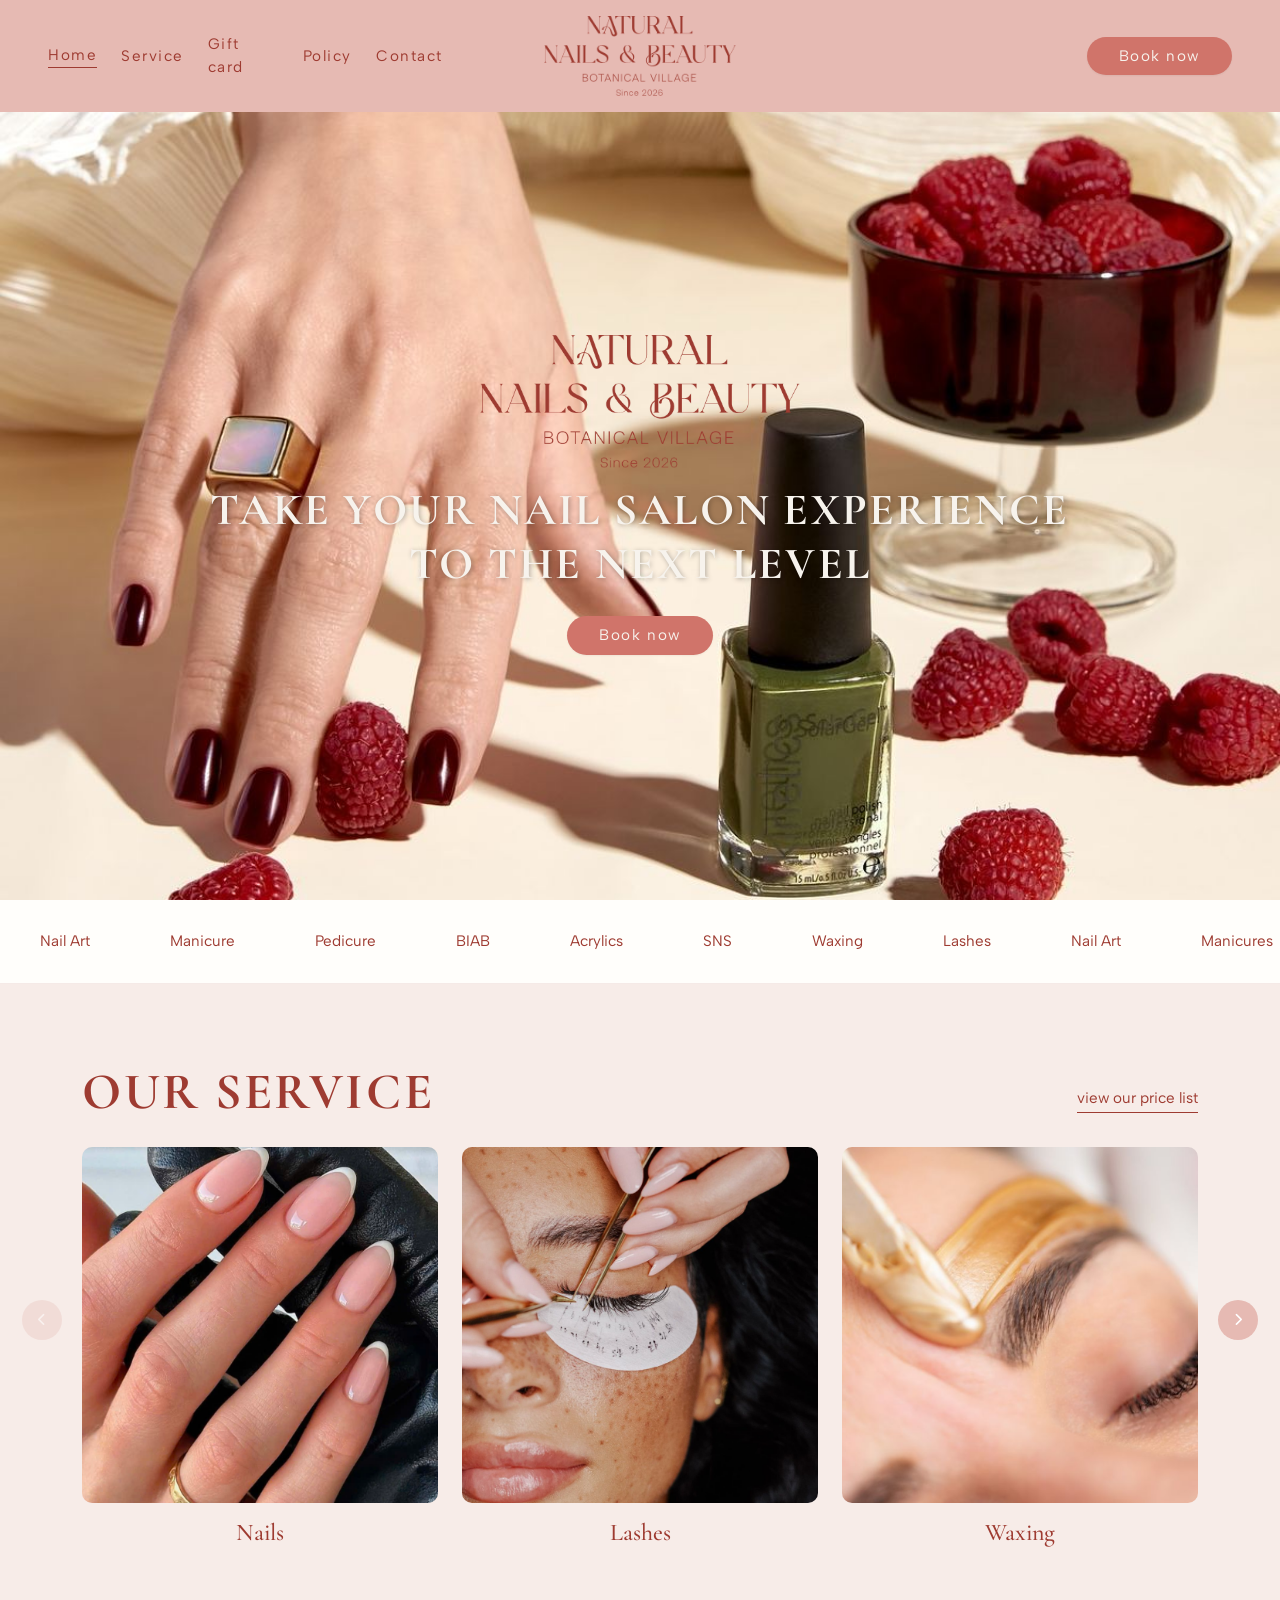
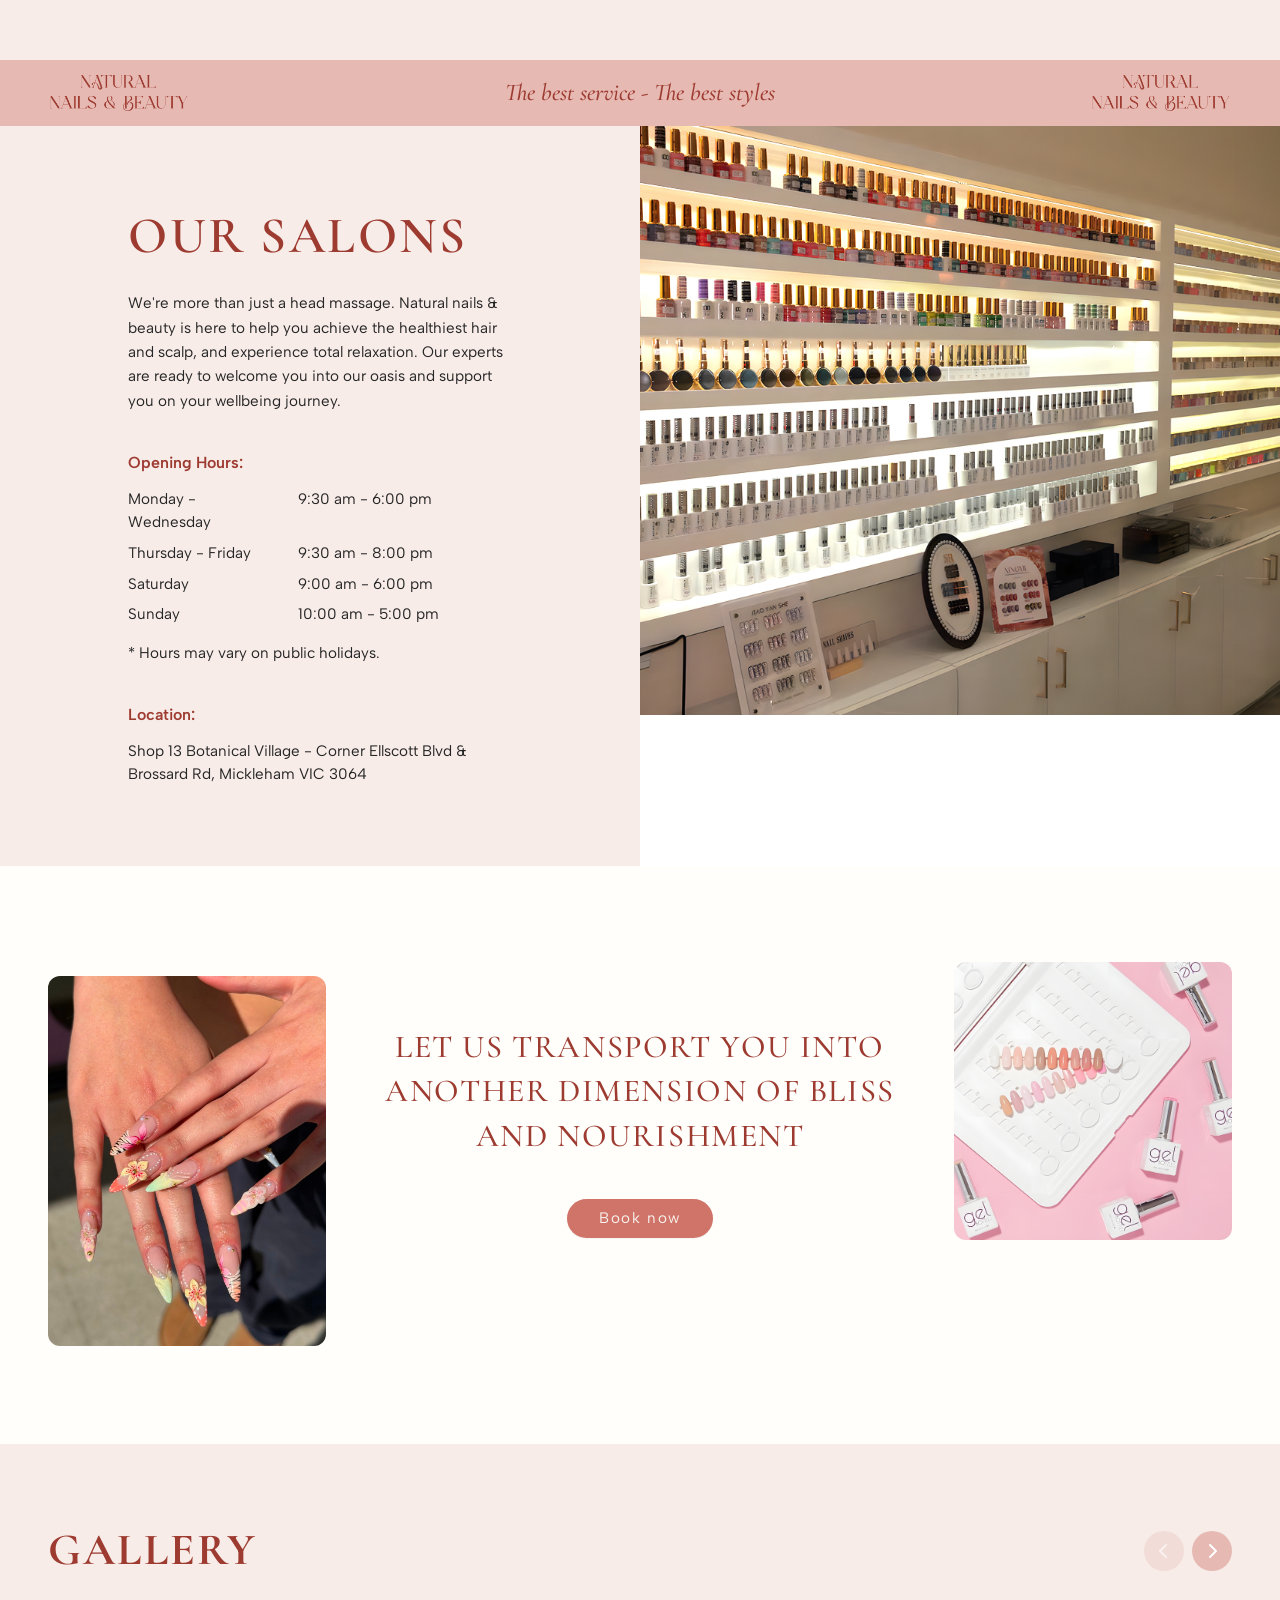
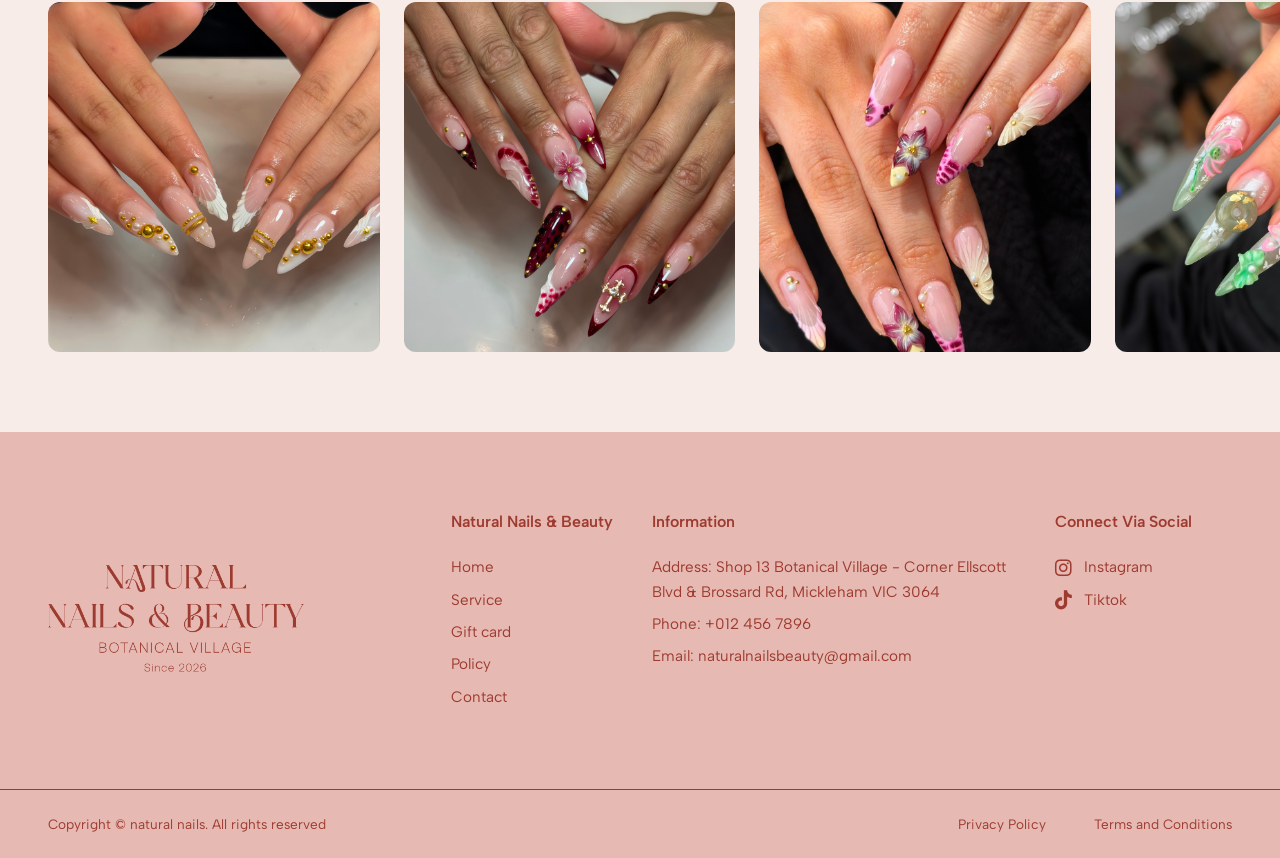
<file: index.html>
<!DOCTYPE html>
<html lang="en">

<head>
    <meta charset="utf-8">
    <meta name="viewport" content="width=device-width, initial-scale=1.0">
    <title>NATURAL NAILS & BEAUTY</title>

    <link rel="stylesheet" href="assets/bootstrap/css/bootstrap.css" />
    <link
        href="https://fonts.googleapis.com/css2?family=Albert+Sans:wght@300;400;600;700&family=Cormorant+Garamond:ital,wght@0,300;0,400;0,500;0,600;0,700;1,300&family=Plus+Jakarta+Sans:wght@300;400;600&display=swap"
        rel="stylesheet">
    <link rel="stylesheet" href="https://cdnjs.cloudflare.com/ajax/libs/font-awesome/6.4.0/css/all.min.css" />
    <link href="assets/css/style.css" rel="stylesheet">
</head>

<body>
    <header class="fixed-top w-100 header-custom d-flex justify-content-between align-items-center px-4 px-md-5">
        <nav class="d-flex align-items-center gap-3 gap-md-4 w-33 desktop-nav" id="mainNav">
            <a class="nav-link-custom nav-link-active" href="index.html">Home</a>
            <a class="nav-link-custom" href="services.html">Service</a>
            <a class="nav-link-custom" href="giftcard.html">Gift card</a>
            <a class="nav-link-custom" href="policy.html">Policy</a>
            <a class="nav-link-custom" href="contact.html">Contact</a>
        </nav>

        <div class="logo-wrapper d-flex justify-content-center w-33">
            <a href="index.html">
                <img src="assets/images/footer-logo.png" alt="Natural Nails & Beauty Logo" class="logo-img">
            </a>
        </div>

        <div class="w-33 d-flex justify-content-end desktop-nav">
            <button class="btn-custom">Book now</button>
        </div>

        <button class="hamburger-btn d-none" id="hamburgerBtn" aria-label="Toggle menu">
            <span></span>
            <span></span>
            <span></span>
        </button>
    </header>

    <section class="hero-section d-flex justify-content-center align-items-center text-center px-3">
        <img src="assets/images/background.png" alt="Nail Salon Experience" class="hero-bg-img">

        <div class="hero-content">
            <img src="assets/images/footer-logo.png" alt="Logo" class="hero-logo mb-3">

            <h1 class="hero-title text-uppercase mb-4">
                Take your nail salon experience<br>to the next level
            </h1>
            <button class="btn-custom">
                Book now
            </button>
        </div>
    </section>

    <section class="service-section">
        <div class="service-ticker">
            <div class="ticker-content" id="tickerContent">
                <div class="ticker-list" id="tickerList">
                    <span>Nail Art</span>
                    <span>Manicure</span>
                    <span>Pedicure</span>
                    <span>BIAB</span>
                    <span>Acrylics</span>
                    <span>SNS</span>
                    <span>Waxing</span>
                    <span>Lashes</span>
                    <span>Nail Art</span>
                    <span>Manicures</span>
                    <span>Pedicures</span>
                    <span>BIBA</span>
                    <span>Acrylics</span>
                    <span>SNS</span>
                    <span>Waxing</span>
                    <span>Lashes</span>
                </div>
            </div>
        </div>

        <div class="container py-5">
            <div class="d-flex justify-content-between align-items-end mb-4">
                <h2 class="service-title text-uppercase m-0">Our service</h2>
                <a href="#" class="price-list-link">
                    <span class="link-text">view our price list</span>
                    <i class="fa-solid fa-arrow-right link-arrow"></i>
                </a>
            </div>

            <div class="service-carousel-wrapper">
                <button id="prevBtn" class="nav-btn prev-btn">
                    <i class="fa-solid fa-chevron-left"></i>
                </button>

                <div class="service-track-outer">
                    <div id="serviceTrack" class="row service-track">
                        <div class="col-12 col-md-4 mb-4">
                            <div class="service-card text-center">
                                <img src="assets/images/service1.png" alt="Nails Service"
                                    class="img-fluid service-img mb-3">
                                <h3 class="service-name">Nails</h3>
                            </div>
                        </div>

                        <div class="col-12 col-md-4 mb-4">
                            <div class="service-card text-center">
                                <img src="assets/images/service2.png" alt="Lashes Service"
                                    class="img-fluid service-img mb-3">
                                <h3 class="service-name">Lashes</h3>
                            </div>
                        </div>

                        <div class="col-12 col-md-4 mb-4">
                            <div class="service-card text-center">
                                <img src="assets/images/service3.png" alt="Waxing Service"
                                    class="img-fluid service-img mb-3">
                                <h3 class="service-name">Waxing</h3>
                            </div>
                        </div>

                        <div class="col-12 col-md-4 mb-4">
                            <div class="service-card text-center">
                                <img src="assets/images/service1.png" alt="Nail Art Service"
                                    class="img-fluid service-img mb-3">
                                <h3 class="service-name">Nail Art</h3>
                            </div>
                        </div>

                        <div class="col-12 col-md-4 mb-4">
                            <div class="service-card text-center">
                                <img src="assets/images/service2.png" alt="Pedicures Service"
                                    class="img-fluid service-img mb-3">
                                <h3 class="service-name">Pedicures</h3>
                            </div>
                        </div>
                    </div>
                </div>

                <button id="nextBtn" class="nav-btn next-btn">
                    <i class="fa-solid fa-chevron-right"></i>
                </button>
            </div>
        </div>
    </section>

    <section class="about-us-section">
        <div class="salons-banner d-none d-md-flex justify-content-between align-items-center">
            <span class="banner-brand text-center">
                <img src="assets/images/logo.png" alt="Natural Nails & Beauty Logo" class="banner-logo-img">
            </span>
            <span class="banner-tagline">The best service - The best styles</span>
            <span class="banner-brand text-center">
                <img src="assets/images/logo.png" alt="Natural Nails & Beauty Logo" class="banner-logo-img">
            </span>
        </div>
        <div class="salons-banner d-flex d-md-none justify-content-center align-items-center">
            <span class="banner-tagline">The best service - The best styles</span>
        </div>

        <div class="row g-0">
            <div class="col-12 col-md-6 salons-content">
                <div class="salons-content-inner">
                    <h2 class="salons-title text-uppercase">Our Salons</h2>
                    <p class="salons-desc">
                        We're more than just a head massage. Natural nails & beauty is here to help you
                        achieve the healthiest hair and scalp, and experience total relaxation. Our experts are
                        ready to welcome you into our oasis and support you on your wellbeing journey.
                    </p>

                    <h4 class="salons-subtitle">Opening Hours:</h4>
                    <div class="hours-list">
                        <div class="row mb-2">
                            <div class="col-6 col-sm-5">Monday - Wednesday</div>
                            <div class="col-6 col-sm-7">9:30 am - 6:00 pm</div>
                        </div>
                        <div class="row mb-2">
                            <div class="col-6 col-sm-5">Thursday - Friday</div>
                            <div class="col-6 col-sm-7">9:30 am - 8:00 pm</div>
                        </div>
                        <div class="row mb-2">
                            <div class="col-6 col-sm-5">Saturday</div>
                            <div class="col-6 col-sm-7">9:00 am - 6:00 pm</div>
                        </div>
                        <div class="row mb-2">
                            <div class="col-6 col-sm-5">Sunday</div>
                            <div class="col-6 col-sm-7">10:00 am - 5:00 pm</div>
                        </div>
                    </div>
                    <p class="hours-note">* Hours may vary on public holidays.</p>

                    <h4 class="salons-subtitle">Location:</h4>
                    <p class="location-text">
                        Shop 13 Botanical Village - Corner Ellscott Blvd & Brossard Rd, Mickleham VIC 3064
                    </p>
                </div>
            </div>

            <div class="col-12 col-md-6 salons-image-wrapper">
                <img src="assets/images/salon.jpg" alt="Salon Interior" class="salons-image">
            </div>
        </div>
    </section>

    <section class="transport-section">
        <div class="container-fluid px-4 px-md-5">
            <div class="row align-items-center justify-content-center">
                <div class="col-12 col-md-3 text-center mb-4 mb-md-0">
                    <img src="assets/images/nails1.png" alt="Nail Art Design" class="transport-img img-left">
                </div>

                <div class="col-12 col-md-6 text-center mb-5 mb-md-0 transport-content">
                    <h2 class="transport-title text-uppercase">
                        Let us transport you into<br>another dimension of bliss<br>and nourishment
                    </h2>
                    <button class="btn-custom mt-3">Book now</button>
                </div>

                <div class="col-12 col-md-3 text-center">
                    <img src="assets/images/nails2.png" alt="Nail Polish Bottles" class="transport-img img-right">
                </div>
            </div>
        </div>
    </section>

    <section class="gallery-section">
        <div class="container-fluid px-4 px-md-5">
            <div class="d-flex justify-content-between align-items-center mb-4">
                <h2 class="gallery-title text-uppercase m-0">Gallery</h2>
                <div class="gallery-nav d-flex gap-2">
                    <button class="nav-btn-gallery prev-gallery" aria-label="Previous">
                        <i class="fa-solid fa-chevron-left"></i>
                    </button>
                    <button class="nav-btn-gallery next-gallery" aria-label="Next">
                        <i class="fa-solid fa-chevron-right"></i>
                    </button>
                </div>
            </div>

            <div class="gallery-carousel-wrapper">
                <div class="gallery-track d-flex gap-4">
                    <div class="gallery-item flex-shrink-0">
                        <img src="assets/images/gallery1.png" alt="Nail Gallery Image 1" class="gallery-img">
                    </div>
                    <div class="gallery-item flex-shrink-0">
                        <img src="assets/images/gallery2.png" alt="Nail Gallery Image 2" class="gallery-img">
                    </div>
                    <div class="gallery-item flex-shrink-0">
                        <img src="assets/images/gallery3.png" alt="Nail Gallery Image 3" class="gallery-img">
                    </div>
                    <div class="gallery-item flex-shrink-0">
                        <img src="assets/images/gallery4.png" alt="Nail Gallery Image 4" class="gallery-img">
                    </div>
                    <div class="gallery-item flex-shrink-0">
                        <img src="assets/images/gallery1.png" alt="Nail Gallery Image 1" class="gallery-img">
                    </div>
                </div>
            </div>
        </div>
    </section>

    <footer class="footer-section">
        <div class="container-fluid px-4 px-md-5">
            <div class="row footer-top">
                <div
                    class="col-12 col-lg-4 mb-5 mb-lg-0 footer-brand-col d-flex align-items-center justify-content-center justify-content-lg-start">
                    <a href="index.html" class="d-inline-block">
                        <img src="assets/images/footer-logo.png" alt="Natural Nails & Beauty Logo"
                            class="footer-logo-img">
                    </a>
                </div>

                <div class="col-6 col-md-4 col-lg-2 mb-4 mb-md-0">
                    <h4 class="footer-title">Natural Nails & Beauty</h4>
                    <ul class="footer-links list-unstyled">
                        <li><a href="index.html">Home</a></li>
                        <li><a href="services.html">Service</a></li>
                        <li><a href="giftcard.html">Gift card</a></li>
                        <li><a href="policy.html">Policy</a></li>
                        <li><a href="contact.html">Contact</a></li>
                    </ul>
                </div>

                <div class="col-6 col-md-5 col-lg-4 mb-4 mb-md-0">
                    <h4 class="footer-title">Information</h4>
                    <ul class="footer-info list-unstyled">
                        <li>Address: Shop 13 Botanical Village - Corner Ellscott Blvd & Brossard Rd, Mickleham VIC 3064
                        </li>
                        <li>Phone: +012 456 7896</li>
                        <li>Email: naturalnailsbeauty@gmail.com</li>
                    </ul>
                </div>

                <div class="col-12 col-md-3 col-lg-2">
                    <h4 class="footer-title">Connect Via Social</h4>
                    <ul class="footer-social list-unstyled">
                        <li><a href="#"><i class="fa-brands fa-instagram"></i> Instagram</a></li>
                        <li><a href="#"><i class="fa-brands fa-tiktok"></i> Tiktok</a></li>
                    </ul>
                </div>
            </div>
        </div>
        <div
            class="footer-bottom d-flex flex-column flex-md-row justify-content-between align-items-center text-center text-md-start px-4 px-md-5">
            <p class="mb-3 mb-md-0">Copyright © natural nails. All rights reserved</p>
            <div class="footer-bottom-links d-flex flex-column flex-md-row gap-3 gap-md-5">
                <a href="#">Privacy Policy</a>
                <a href="#">Terms and Conditions</a>
            </div>
        </div>
    </footer>

    <script src="assets/bootstrap/js/bootstrap.bundle.min.js"></script>
    <script src="assets/js/script.js"></script>
    <script>
        document.addEventListener("DOMContentLoaded", function () {
            const track = document.getElementById("serviceTrack");
            const prevBtn = document.getElementById("prevBtn");
            const nextBtn = document.getElementById("nextBtn");

            let currentIndex = 0;

            function getVisibleCount() {
                return window.innerWidth >= 768 ? 3 : 1;
            }

            function getTotalCards() {
                return track.querySelectorAll('.col-12').length;
            }

            function getMaxIndex() {
                return Math.max(0, getTotalCards() - getVisibleCount());
            }

            function slideTo(index) {
                const cards = track.querySelectorAll('.col-12');
                if (cards.length === 0) return;

                currentIndex = Math.max(0, Math.min(index, getMaxIndex()));

                const cardWidth = cards[0].offsetWidth;
                track.style.transform = `translateX(-${currentIndex * cardWidth}px)`;

                updateButtons();
            }

            function updateButtons() {
                prevBtn.disabled = currentIndex <= 0;
                nextBtn.disabled = currentIndex >= getMaxIndex();
            }

            nextBtn.addEventListener("click", () => slideTo(currentIndex + 1));
            prevBtn.addEventListener("click", () => slideTo(currentIndex - 1));

            slideTo(0);

            let currentWindowWidth = window.innerWidth;
            window.addEventListener("resize", function () {
                if (window.innerWidth === currentWindowWidth) return;
                currentWindowWidth = window.innerWidth;
                slideTo(currentIndex);
            });

            const ticker = document.querySelector('.service-ticker');
            let isDown = false;
            let startX;
            let scrollLeft;

            ticker.addEventListener('mousedown', (e) => {
                isDown = true;
                startX = e.pageX - ticker.offsetLeft;
                scrollLeft = ticker.scrollLeft;
            });

            ticker.addEventListener('mouseleave', () => {
                isDown = false;
            });

            ticker.addEventListener('mouseup', () => {
                isDown = false;
            });

            ticker.addEventListener('mousemove', (e) => {
                if (!isDown) return;
                e.preventDefault();
                const x = e.pageX - ticker.offsetLeft;
                const walk = (x - startX) * 1.5;
                ticker.scrollLeft = scrollLeft - walk;
            });
        });
    </script>
</body>

</html>
</file>
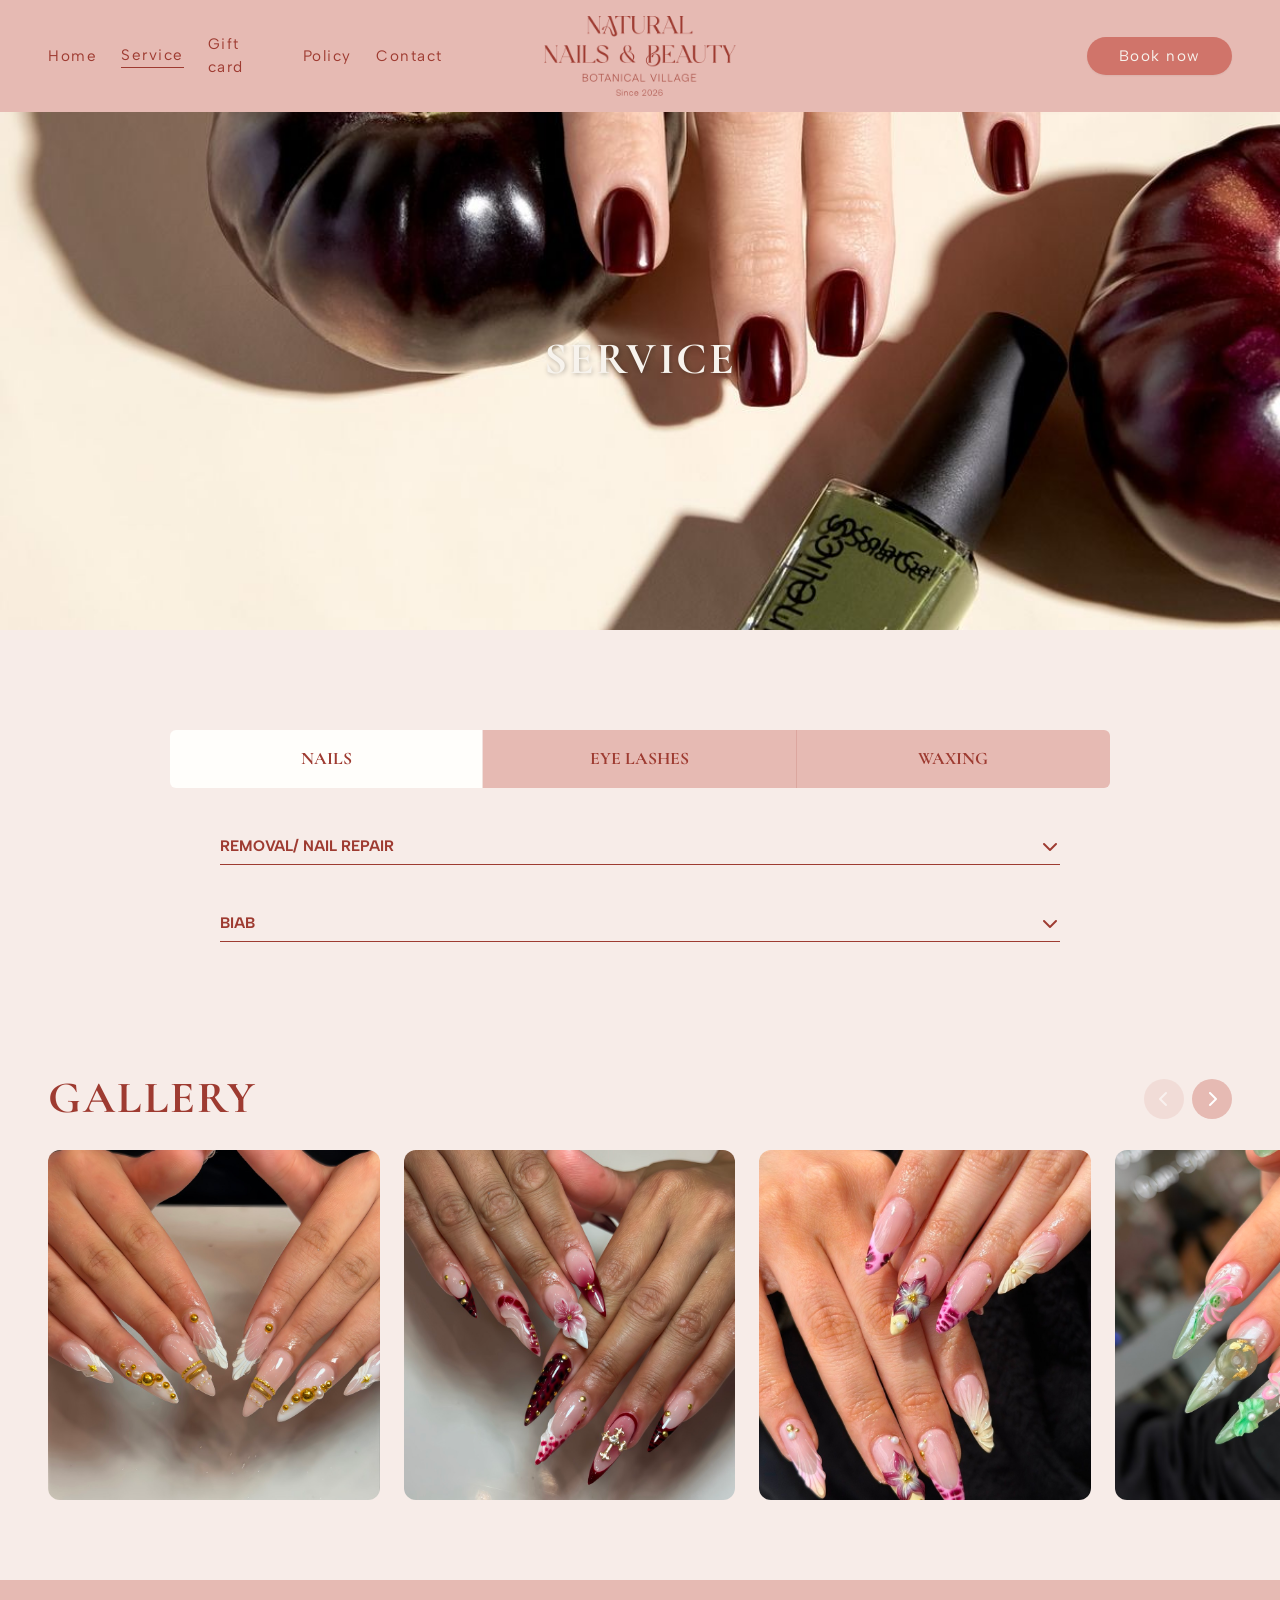
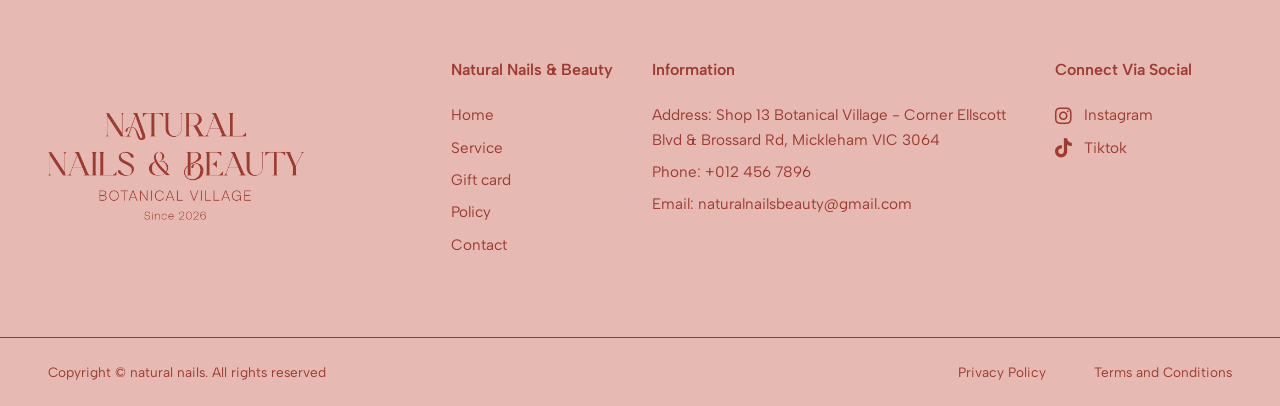
<file: services.html>
<!DOCTYPE html>
<html lang="en">

<head>
    <meta charset="utf-8">
    <meta name="viewport" content="width=device-width, initial-scale=1.0">
    <title>NATURAL NAILS & BEAUTY</title>

    <link rel="stylesheet" href="assets/bootstrap/css/bootstrap.css" />
    <link
        href="https://fonts.googleapis.com/css2?family=Albert+Sans:wght@300;400;600&family=Cormorant+Garamond:ital,wght@0,300;0,400;0,500;0,600;0,700;1,300&family=Plus+Jakarta+Sans:wght@300;400;600&display=swap"
        rel="stylesheet">
    <link rel="stylesheet" href="https://cdnjs.cloudflare.com/ajax/libs/font-awesome/6.4.0/css/all.min.css" />
    <link href="assets/css/style.css" rel="stylesheet">
    <link href="assets/css/services.css" rel="stylesheet">
</head>

<body>
    <header class="fixed-top w-100 header-custom d-flex justify-content-between align-items-center px-4 px-md-5">
        <nav class="d-flex align-items-center gap-3 gap-md-4 w-33 desktop-nav" id="mainNav">
            <a class="nav-link-custom" href="index.html">Home</a>
            <a class="nav-link-custom nav-link-active" href="services.html">Service</a>
            <a class="nav-link-custom" href="giftcard.html">Gift card</a>
            <a class="nav-link-custom" href="policy.html">Policy</a>
            <a class="nav-link-custom" href="contact.html">Contact</a>
        </nav>

        <div class="logo-wrapper d-flex justify-content-center w-33">
            <a href="index.html">
                <img src="assets/images/footer-logo.png" alt="Natural Nails & Beauty Logo" class="logo-img">
            </a>
        </div>

        <div class="w-33 d-flex justify-content-end desktop-nav">
            <button class="btn-custom">Book now</button>
        </div>

        <button class="hamburger-btn d-none" id="hamburgerBtn" aria-label="Toggle menu">
            <span></span>
            <span></span>
            <span></span>
        </button>
    </header>

    <section class="service-banner-section d-flex justify-content-center align-items-center text-center px-3">
        <img src="assets/images/background2.png" alt="Service Banner" class="hero-bg-img">

        <div class="hero-content">
            <h1 class="hero-title text-uppercase mb-0">
                Service
            </h1>
        </div>
    </section>

    <section class="service-menu-section">
        <div class="container custom-container">
            <ul class="nav nav-pills custom-tabs mb-4" id="pills-tab" role="tablist">
                <li class="nav-item" role="presentation">
                    <button class="nav-link active" id="pills-nails-tab" data-bs-toggle="pill"
                        data-bs-target="#pills-nails" type="button" role="tab" aria-controls="pills-nails"
                        aria-selected="true">
                        NAILS
                    </button>
                </li>
                <li class="nav-item" role="presentation">
                    <button class="nav-link" id="pills-lashes-tab" data-bs-toggle="pill" data-bs-target="#pills-lashes"
                        type="button" role="tab" aria-controls="pills-lashes" aria-selected="false">
                        EYE LASHES
                    </button>
                </li>
                <li class="nav-item" role="presentation">
                    <button class="nav-link" id="pills-waxing-tab" data-bs-toggle="pill" data-bs-target="#pills-waxing"
                        type="button" role="tab" aria-controls="pills-waxing" aria-selected="false">
                        WAXING
                    </button>
                </li>
            </ul>

            <div class="tab-content" id="pills-tabContent">
                <div class="tab-pane fade show active" id="pills-nails" role="tabpanel"
                    aria-labelledby="pills-nails-tab">
                    <div class="accordion custom-accordion" id="accordionNails">
                        <div class="accordion-item">
                            <h2 class="accordion-header" id="headingNailsOne">
                                <button class="accordion-button collapsed" type="button" data-bs-toggle="collapse"
                                    data-bs-target="#collapseNailsOne" aria-expanded="false"
                                    aria-controls="collapseNailsOne">
                                    REMOVAL/ NAIL REPAIR
                                </button>
                            </h2>
                            <div id="collapseNailsOne" class="accordion-collapse collapse"
                                aria-labelledby="headingNailsOne" data-bs-parent="#accordionNails">
                                <div class="accordion-body">
                                    <div class="service-row d-flex justify-content-between align-items-start">
                                        <div class="service-info">
                                            <h3 class="service-name">Nail Repair</h3>
                                        </div>
                                        <div class="service-meta d-flex justify-content-end gap-3 gap-md-5">
                                            <span class="service-time">10 min</span>
                                            <span class="service-price">Price varies</span>
                                        </div>
                                    </div>
                                    <hr class="service-divider">

                                    <div class="service-row d-flex justify-content-between align-items-start">
                                        <div class="service-info">
                                            <h3 class="service-name">Gel X/ Blab/ Sns Removal Only</h3>
                                        </div>
                                        <div class="service-meta d-flex justify-content-end gap-3 gap-md-5">
                                            <span class="service-time">15 min</span>
                                            <span class="service-price">A$15.00</span>
                                        </div>
                                    </div>
                                    <hr class="service-divider">

                                    <div class="service-row d-flex justify-content-between align-items-start">
                                        <div class="service-info">
                                            <h3 class="service-name">Acrylic Removal Only</h3>
                                        </div>
                                        <div class="service-meta d-flex justify-content-end gap-3 gap-md-5">
                                            <span class="service-time">20 min</span>
                                            <span class="service-price">A$20.00</span>
                                        </div>
                                    </div>
                                </div>
                            </div>
                        </div>

                        <div class="accordion-item mt-4">
                            <h2 class="accordion-header" id="headingNailsTwo">
                                <button class="accordion-button collapsed" type="button" data-bs-toggle="collapse"
                                    data-bs-target="#collapseNailsTwo" aria-expanded="false"
                                    aria-controls="collapseNailsTwo">
                                    BIAB
                                </button>
                            </h2>
                            <div id="collapseNailsTwo" class="accordion-collapse collapse"
                                aria-labelledby="headingNailsTwo" data-bs-parent="#accordionNails">
                                <div class="accordion-body">
                                    <div class="service-row d-flex justify-content-between align-items-start">
                                        <div class="service-info">
                                            <h3 class="service-name">BIAB Extension</h3>
                                            <p class="service-desc">BIAB (Builder In A Bottle) Offers Several Benefits
                                                For Natural Nails, Including Increased Strength And Durability, A
                                                Natural-Looking Finish, & Promotion Of Nail Growth. It Acts As A
                                                Protective Barrier, Minimizing Breakage And Chipping While Allowing
                                                Nails To Grow, BIAB (Builder In A Bottle) Offers Several Benefits For
                                                Natural Nails, Including Increased Strength And Durability, A
                                                Natural-Looking Finish</p>
                                        </div>
                                        <div class="service-meta d-flex justify-content-end gap-3 gap-md-5">
                                            <span class="service-time">30 min</span>
                                            <span class="service-price">A$80.00</span>
                                        </div>
                                    </div>
                                    <hr class="service-divider">

                                    <div class="service-row d-flex justify-content-between align-items-start">
                                        <div class="service-info">
                                            <h3 class="service-name">BIAB Refill</h3>
                                            <p class="service-desc">Refill Of Builder Gel For Better Appearance &
                                                Optimal Retention. PRICE Is Manicure (Cuticle Trim, Shape And Buff)
                                                Included, Shape Change +5, Nails Repairing Are Extra Charged.</p>
                                        </div>
                                        <div class="service-meta d-flex justify-content-end gap-3 gap-md-5">
                                            <span class="service-time">40 min</span>
                                            <span class="service-price">A$65.00</span>
                                        </div>
                                    </div>
                                </div>
                            </div>
                        </div>
                    </div>
                </div>

                <div class="tab-pane fade" id="pills-lashes" role="tabpanel" aria-labelledby="pills-lashes-tab">
                    <div class="accordion custom-accordion" id="accordionLashes">
                        <div class="accordion-item">
                            <h2 class="accordion-header" id="headingLashesOne">
                                <button class="accordion-button collapsed" type="button" data-bs-toggle="collapse"
                                    data-bs-target="#collapseLashesOne" aria-expanded="false"
                                    aria-controls="collapseLashesOne">
                                    LASH EXTENSIONS
                                </button>
                            </h2>
                            <div id="collapseLashesOne" class="accordion-collapse collapse"
                                aria-labelledby="headingLashesOne" data-bs-parent="#accordionLashes">
                                <div class="accordion-body">
                                    <div class="service-row d-flex justify-content-between align-items-start">
                                        <div class="service-info">
                                            <h3 class="service-name">Classic Full Set</h3>
                                            <p class="service-desc">A classic lash extension set applies one single
                                                extension to one natural lash. This method is designed to enhance your
                                                natural lashes by adding length and curl, providing a beautiful
                                                mascara-like effect without the clumping. Perfect for everyday wear and
                                                a natural look.</p>
                                        </div>
                                        <div class="service-meta d-flex justify-content-end gap-3 gap-md-5">
                                            <span class="service-time">90 min</span>
                                            <span class="service-price">A$110.00</span>
                                        </div>
                                    </div>
                                    <hr class="service-divider">

                                    <div class="service-row d-flex justify-content-between align-items-start">
                                        <div class="service-info">
                                            <h3 class="service-name">Volume Full Set</h3>
                                            <p class="service-desc">Multiple lightweight extensions are applied to each
                                                natural lash creating a full, fluffy and dramatic look. Highly
                                                recommended if you want to stand out at events or have sparse natural
                                                lashes.</p>
                                        </div>
                                        <div class="service-meta d-flex justify-content-end gap-3 gap-md-5">
                                            <span class="service-time">120 min</span>
                                            <span class="service-price">A$150.00</span>
                                        </div>
                                    </div>
                                </div>
                            </div>
                        </div>

                        <div class="accordion-item mt-4">
                            <h2 class="accordion-header" id="headingLashesTwo">
                                <button class="accordion-button collapsed" type="button" data-bs-toggle="collapse"
                                    data-bs-target="#collapseLashesTwo" aria-expanded="false"
                                    aria-controls="collapseLashesTwo">
                                    LASH LIFT & TINT
                                </button>
                            </h2>
                            <div id="collapseLashesTwo" class="accordion-collapse collapse"
                                aria-labelledby="headingLashesTwo" data-bs-parent="#accordionLashes">
                                <div class="accordion-body">
                                    <div class="service-row d-flex justify-content-between align-items-start">
                                        <div class="service-info">
                                            <h3 class="service-name">Lash Lift</h3>
                                            <p class="service-desc">A semi-permanent treatment that gives your natural
                                                lashes an illusion of perfectly curled lashes with added definition.</p>
                                        </div>
                                        <div class="service-meta d-flex justify-content-end gap-3 gap-md-5">
                                            <span class="service-time">45 min</span>
                                            <span class="service-price">A$70.00</span>
                                        </div>
                                    </div>
                                </div>
                            </div>
                        </div>
                    </div>
                </div>

                <div class="tab-pane fade" id="pills-waxing" role="tabpanel" aria-labelledby="pills-waxing-tab">
                    <div class="accordion custom-accordion" id="accordionWaxing">
                        <div class="accordion-item">
                            <h2 class="accordion-header" id="headingWaxingOne">
                                <button class="accordion-button collapsed" type="button" data-bs-toggle="collapse"
                                    data-bs-target="#collapseWaxingOne" aria-expanded="false"
                                    aria-controls="collapseWaxingOne">
                                    FACIAL WAXING
                                </button>
                            </h2>
                            <div id="collapseWaxingOne" class="accordion-collapse collapse"
                                aria-labelledby="headingWaxingOne" data-bs-parent="#accordionWaxing">
                                <div class="accordion-body">
                                    <div class="service-row d-flex justify-content-between align-items-start">
                                        <div class="service-info">
                                            <h3 class="service-name">Eyebrow Wax & Shape</h3>
                                        </div>
                                        <div class="service-meta d-flex justify-content-end gap-3 gap-md-5">
                                            <span class="service-time">15 min</span>
                                            <span class="service-price">A$20.00</span>
                                        </div>
                                    </div>
                                    <hr class="service-divider">

                                    <div class="service-row d-flex justify-content-between align-items-start">
                                        <div class="service-info">
                                            <h3 class="service-name">Upper Lip Wax</h3>
                                        </div>
                                        <div class="service-meta d-flex justify-content-end gap-3 gap-md-5">
                                            <span class="service-time">10 min</span>
                                            <span class="service-price">A$12.00</span>
                                        </div>
                                    </div>
                                </div>
                            </div>
                        </div>

                        <div class="accordion-item mt-4">
                            <h2 class="accordion-header" id="headingWaxingTwo">
                                <button class="accordion-button collapsed" type="button" data-bs-toggle="collapse"
                                    data-bs-target="#collapseWaxingTwo" aria-expanded="false"
                                    aria-controls="collapseWaxingTwo">
                                    BODY WAXING
                                </button>
                            </h2>
                            <div id="collapseWaxingTwo" class="accordion-collapse collapse"
                                aria-labelledby="headingWaxingTwo" data-bs-parent="#accordionWaxing">
                                <div class="accordion-body">
                                    <div class="service-row d-flex justify-content-between align-items-start">
                                        <div class="service-info">
                                            <h3 class="service-name">Underarm Wax</h3>
                                            <p class="service-desc">Quick and effective removal of underarm hair using
                                                gentle hard wax suitable for sensitive skin.</p>
                                        </div>
                                        <div class="service-meta d-flex justify-content-end gap-3 gap-md-5">
                                            <span class="service-time">15 min</span>
                                            <span class="service-price">A$25.00</span>
                                        </div>
                                    </div>
                                    <hr class="service-divider">

                                    <div class="service-row d-flex justify-content-between align-items-start">
                                        <div class="service-info">
                                            <h3 class="service-name">Half Leg Wax</h3>
                                        </div>
                                        <div class="service-meta d-flex justify-content-end gap-3 gap-md-5">
                                            <span class="service-time">30 min</span>
                                            <span class="service-price">A$40.00</span>
                                        </div>
                                    </div>
                                </div>
                            </div>
                        </div>
                    </div>
                </div>
            </div>
        </div>
    </section>

    <section class="gallery-section">
        <div class="container-fluid px-4 px-md-5">
            <div class="d-flex justify-content-between align-items-center mb-4">
                <h2 class="gallery-title text-uppercase m-0">Gallery</h2>

                <div class="gallery-nav d-flex gap-2">
                    <button class="nav-btn-gallery prev-gallery" aria-label="Previous">
                        <i class="fa-solid fa-chevron-left"></i>
                    </button>
                    <button class="nav-btn-gallery next-gallery" aria-label="Next">
                        <i class="fa-solid fa-chevron-right"></i>
                    </button>
                </div>
            </div>

            <div class="gallery-carousel-wrapper">
                <div class="gallery-track d-flex gap-4">
                    <div class="gallery-item flex-shrink-0">
                        <img src="assets/images/gallery1.png" alt="Nail Gallery Image 1" class="gallery-img">
                    </div>
                    <div class="gallery-item flex-shrink-0">
                        <img src="assets/images/gallery2.png" alt="Nail Gallery Image 2" class="gallery-img">
                    </div>
                    <div class="gallery-item flex-shrink-0">
                        <img src="assets/images/gallery3.png" alt="Nail Gallery Image 3" class="gallery-img">
                    </div>
                    <div class="gallery-item flex-shrink-0">
                        <img src="assets/images/gallery4.png" alt="Nail Gallery Image 4" class="gallery-img">
                    </div>
                    <div class="gallery-item flex-shrink-0">
                        <img src="assets/images/gallery1.png" alt="Nail Gallery Image 1" class="gallery-img">
                    </div>
                </div>
            </div>
        </div>
    </section>

    <footer class="footer-section">
        <div class="container-fluid px-4 px-md-5">
            <div class="row footer-top">
                <div
                    class="col-12 col-lg-4 mb-5 mb-lg-0 footer-brand-col d-flex align-items-center justify-content-center justify-content-lg-start">
                    <a href="index.html" class="d-inline-block">
                        <img src="assets/images/footer-logo.png" alt="Natural Nails & Beauty Logo"
                            class="footer-logo-img">
                    </a>
                </div>

                <div class="col-6 col-md-4 col-lg-2 mb-4 mb-md-0">
                    <h4 class="footer-title">Natural Nails & Beauty</h4>
                    <ul class="footer-links list-unstyled">
                        <li><a href="index.html">Home</a></li>
                        <li><a href="services.html">Service</a></li>
                        <li><a href="giftcard.html">Gift card</a></li>
                        <li><a href="policy.html">Policy</a></li>
                        <li><a href="contact.html">Contact</a></li>
                    </ul>
                </div>

                <div class="col-6 col-md-5 col-lg-4 mb-4 mb-md-0">
                    <h4 class="footer-title">Information</h4>
                    <ul class="footer-info list-unstyled">
                        <li>Address: Shop 13 Botanical Village - Corner Ellscott Blvd & Brossard Rd, Mickleham VIC 3064
                        </li>
                        <li>Phone: +012 456 7896</li>
                        <li>Email: naturalnailsbeauty@gmail.com</li>
                    </ul>
                </div>

                <div class="col-12 col-md-3 col-lg-2">
                    <h4 class="footer-title">Connect Via Social</h4>
                    <ul class="footer-social list-unstyled">
                        <li><a href="#"><i class="fa-brands fa-instagram"></i> Instagram</a></li>
                        <li><a href="#"><i class="fa-brands fa-tiktok"></i> Tiktok</a></li>
                    </ul>
                </div>
            </div>
        </div>
        <div
            class="footer-bottom d-flex flex-column flex-md-row justify-content-between align-items-center text-center text-md-start px-4 px-md-5">
            <p class="mb-3 mb-md-0">Copyright © natural nails. All rights reserved</p>
            <div class="footer-bottom-links d-flex flex-column flex-md-row gap-3 gap-md-5">
                <a href="#">Privacy Policy</a>
                <a href="#">Terms and Conditions</a>
            </div>
        </div>
    </footer>

    <script src="assets/bootstrap/js/bootstrap.bundle.min.js"></script>
    <script src="assets/js/script.js"></script>
</body>
</file>
<file: assets/css/style.css>
:root {
    --primary: #9E3B31;
    --header-bg: #E6BAB3;
    --btn-bg: #D0746A;
    --btn-text: #F7F3ED;
    --bg-light: #FFFEFB;
}

body {
    margin: 0;
    padding: 0;
    overflow-x: hidden;
    width: 100%;
}

.header-custom {
    min-height: 10vh;
    padding-top: 1rem;
    padding-bottom: 1rem;
    background-color: var(--header-bg);
    z-index: 100;
}

.hamburger-btn {
    background: none;
    border: none;
    cursor: pointer;
    padding: 4px;
    flex-direction: column;
    gap: 5px;
    width: 32px;
    flex-shrink: 0;
    position: relative;
    z-index: 101;
}

.hamburger-btn span {
    display: block;
    height: 3px;
    min-height: 3px;
    width: 100%;
    background-color: var(--primary);
    border-radius: 3px;
    transition: transform 0.3s ease, opacity 0.3s ease;
    transform-origin: center;
    flex-shrink: 0;
}

.hamburger-btn.open span:nth-child(1) {
    transform: translateY(8px) rotate(45deg);
}

.hamburger-btn.open span:nth-child(2) {
    opacity: 0;
    transform: scaleX(0);
}

.hamburger-btn.open span:nth-child(3) {
    transform: translateY(-8px) rotate(-45deg);
}

.w-33 {
    width: 33.333333%;
}

.nav-link-custom {
    font-family: 'Albert Sans', sans-serif;
    letter-spacing: 0.1em;
    color: var(--primary);
    text-decoration: none;
    font-weight: 400;
    font-size: 0.95rem;
    transition: opacity 0.3s ease;
}

.nav-link-custom:hover {
    opacity: 0.7;
    color: var(--primary);
}

.nav-link-active {
    border-bottom: 1px solid var(--primary);
}

.btn-custom {
    font-family: 'Albert Sans', sans-serif;
    letter-spacing: 0.1em;
    background-color: var(--btn-bg);
    color: var(--btn-text);
    border-radius: 50px;
    border: none;
    padding: 0.5rem 2rem;
    font-size: 0.95rem;
    transition: opacity 0.3s ease;
    box-shadow: 0 1px 2px 0 rgba(0, 0, 0, 0.05);
    text-decoration: none;
    display: inline-block;
}

.btn-custom:hover {
    opacity: 0.9;
    color: var(--btn-text);
}

.logo-img {
    max-height: clamp(80px, 7vh, 100px);
    width: auto;
    object-fit: contain;
}

.hero-section {
    position: relative;
    min-height: 100vh;
    padding-top: 10vh;
    overflow: hidden;
}

.hero-bg-img {
    position: absolute;
    top: 0;
    left: 0;
    width: 100%;
    height: 100%;
    object-fit: cover;
    z-index: -1;
}

.hero-content {
    position: relative;
    z-index: 1;
}

.hero-logo {
    max-width: clamp(17.5rem, 25vw, 28rem);
    height: auto;
    object-fit: contain;
}

.hero-title {
    font-family: 'Cormorant Garamond', serif;
    color: var(--btn-text);
    font-size: clamp(1.8rem, 3.5vw, 3rem);
    font-weight: 700;
    letter-spacing: 0.05em;
    line-height: 1.2;
    text-shadow: 1px 1px 5px rgba(0, 0, 0, 0.3);
}

@media screen and (min-width: 2000px) {
    .hero-logo {
        max-width: 500px; 
    }
    .hero-title {
        font-size: clamp(3.5rem, 3vw, 5rem); 
    }
}

.service-section {
    background-color: #F7ECE8;
    padding-bottom: 2rem;
}

.service-ticker {
    background-color: var(--bg-light);
    padding: 30px 0;
    border-bottom: 1px solid rgba(158, 59, 49, 0.1);
    overflow-x: auto;
    overflow-y: hidden;
    width: 100%;
    -ms-overflow-style: none;  
    scrollbar-width: none;  
    cursor: grab;
}

.service-ticker::-webkit-scrollbar {
    display: none;
}

.service-ticker:active {
    cursor: grabbing;
}

.ticker-content {
    display: flex;
    width: max-content;
}

.ticker-list {
    display: flex;
    gap: 80px; 
    padding: 0 40px; 
    flex-shrink: 0; 
    user-select: none;
    -webkit-user-select: none;
}

.ticker-list span {
    font-family: 'Albert Sans', sans-serif;
    color: var(--primary);
    font-size: 0.95rem;
    font-weight: 400;
    white-space: nowrap;
}

.ticker-content.running {
    animation: tickerLoop 35s linear infinite;
}

@media (hover: hover) {
    .ticker-content.running:hover {
        animation-play-state: paused;
        cursor: pointer;
    }
}

.ticker-content.running:active {
    animation-play-state: paused;
}

@keyframes tickerLoop {
    0% { transform: translateX(0); }
    100% { transform: translateX(-50%); }
}

.ticker-content.static-center {
    width: 100%;
    justify-content: center;
}
.ticker-content.static-center .ticker-list {
    padding-right: 0; 
}

.service-track {
    flex-wrap: nowrap;
    transition: transform 0.4s cubic-bezier(0.25, 0.46, 0.45, 0.94);
    will-change: transform;
}

.service-track::-webkit-scrollbar {
    display: none;
}

.service-title {
    font-family: 'Cormorant Garamond', serif;
    padding-top: 30px;
    color: var(--primary);
    font-size: clamp(2rem, 4vw, 3.5rem);
    font-weight: 700;
    letter-spacing: 0.05em;
}

.price-list-link {
    font-family: 'Albert Sans', sans-serif;
    color: var(--primary);
    text-decoration: none;
    font-size: 0.95rem;
    padding-bottom: 2px;
    margin-bottom: 0.5rem;
    transition: all 0.3s ease;
    display: inline-flex;
    align-items: center;
}

.price-list-link:hover {
    opacity: 0.8;
    color: var(--primary);
}

.link-text {
    border-bottom: 1px solid var(--primary);
    padding-bottom: 2px;
}

.link-arrow {
    opacity: 0;
    max-width: 0;
    transform: translateX(-10px);
    transition: all 0.3s ease;
    overflow: hidden;
}

.price-list-link:hover .link-arrow {
    opacity: 1;
    max-width: 30px;
    transform: translateX(6px);
}

.service-img {
    border-radius: 10px;
    width: 100%;
    aspect-ratio: 1 / 1;
    object-fit: cover;
}

.service-name {
    font-family: 'Cormorant Garamond';
    color: var(--primary);
    font-size: 1.5rem;
    font-weight: 500;
}

.service-carousel-wrapper {
    position: relative;
}

.service-track-outer {
    overflow: hidden;
}

.nav-btn {
    position: absolute;
    top: 40%;
    transform: translateY(-50%);
    width: 40px;
    height: 40px;
    border-radius: 50%;
    background-color: var(--header-bg);
    color: #fff;
    border: none;
    font-size: 0.8rem;
    display: flex;
    justify-content: center;
    align-items: center;
    padding: 0;
    cursor: pointer;
    z-index: 10;
    transition: background-color 0.3s ease;
}

@media (hover: hover) {
    .nav-btn:hover {
        background-color: var(--btn-bg);
    }

    .nav-btn:disabled:hover {
        background-color: var(--header-bg);
    }
}

.nav-btn:active {
    background-color: var(--btn-bg);
    transform: translateY(-50%) scale(0.95);
}

.nav-btn:disabled:active {
    background-color: var(--header-bg);
    transform: translateY(-50%) scale(1);
}

.nav-btn:disabled {
    opacity: 0.3;
    background-color: var(--header-bg);
}

.prev-btn {
    left: -60px;
}

.next-btn {
    right: -60px;
}

.about-us-section {
    position: relative;
    width: 100%;
}

.salons-banner {
    background-color: var(--header-bg);
    padding: 15px 50px;
    color: var(--primary);
}

.banner-brand {
    display: flex;
    justify-content: center;
    align-items: center;
}

.banner-logo-img {
    max-height: clamp(30px, 4vh, 45px);
    width: auto;
    object-fit: contain;
}

.banner-tagline {
    font-family: 'Cormorant Garamond', serif;
    font-style: italic;
    font-size: 1.5rem;
    font-weight: 500;
}

.salons-content {
    background-color: #F7ECE8;
    display: flex;
    flex-direction: column;
    justify-content: center;
    padding: 5rem 10%;
}

.salons-title {
    font-family: 'Cormorant Garamond', serif;
    color: var(--primary);
    font-size: clamp(2.5rem, 4vw, 3.5rem);
    font-weight: 600;
    letter-spacing: 0.05em;
    margin-bottom: 1.5rem;
}

.salons-desc {
    font-family: 'Albert Sans', sans-serif;
    color: #262626;
    font-size: 0.95rem;
    line-height: 1.6;
    margin-bottom: 2.5rem;
    font-weight: 400;
}

.salons-subtitle {
    font-family: 'Albert Sans', sans-serif;
    color: var(--primary);
    font-size: 1rem;
    font-weight: 600;
    margin-bottom: 1rem;
}

.hours-list {
    font-family: 'Albert Sans', sans-serif;
    color: #262626;
    font-size: 0.95rem;
    margin-bottom: 1rem;
    max-width: 450px;
}

.hours-note {
    font-family: 'Albert Sans', sans-serif;
    color: #262626;
    font-size: 0.95rem;
    margin-bottom: 2.5rem;
}

.location-text {
    font-family: 'Albert Sans', sans-serif;
    color: #262626;
    font-size: 0.95rem;
    line-height: 1.5;
    max-width: 90%;
    margin-bottom: 0;
}

.salons-image-wrapper {
    height: 100%;
    min-height: 400px;
}

.salons-image {
    width: 100%;
    height: 100%;
    object-fit: cover;
    display: block;
}

.transport-section {
    background-color: var(--bg-light); 
    padding: 5rem 0 8rem 0; 
    overflow: hidden;
}

.transport-title {
    font-family: 'Cormorant Garamond', serif;
    color: var(--primary);
    font-size: clamp(1.8rem, 2.5vw, 2.5rem);
    font-weight: 500;
    letter-spacing: 0.05em;
    line-height: 1.4;
    margin-bottom: 1.5rem;
}

.transport-img {
    width: 100%;
    border-radius: 12px;
    object-fit: cover;
}

.gallery-section {
    background-color: #F7ECE8; 
    padding: 5rem 0;
    overflow: hidden;
}

.gallery-title {
    font-family: 'Cormorant Garamond', serif;
    color: var(--primary);
    font-size: clamp(2rem, 3.5vw, 3rem);
    font-weight: 700;
    letter-spacing: 0.05em;
}

.nav-btn-gallery {
    width: 40px;
    height: 40px;
    border-radius: 50%;
    background-color: var(--header-bg);
    color: #fff;
    border: none;
    display: flex;
    justify-content: center;
    align-items: center;
    cursor: pointer;
    transition: background-color 0.3s ease, transform 0.2s ease;
}

@media (hover: hover) {
    .nav-btn-gallery:hover {
        background-color: var(--btn-bg);
    }

    .nav-btn-gallery:disabled:hover {
        background-color: var(--header-bg);
        transform: none;
    }
}

.nav-btn-gallery:active {
    transform: scale(0.95);
}

.nav-btn-gallery:disabled {
    opacity: 0.3;
    cursor: default;
    background-color: var(--header-bg);
}

.gallery-carousel-wrapper {
    width: calc(100% + 3rem); 
    margin-right: -3rem; 
    overflow: hidden;
}

.gallery-track {
    display: flex;
    flex-wrap: nowrap;
    gap: 1.5rem;
    transition: transform 0.5s cubic-bezier(0.25, 0.46, 0.45, 0.94);
    padding-right: 3rem; 
}

.gallery-item {
    flex: 0 0 28%; 
    height: 350px;
    border-radius: 12px;
    overflow: hidden;
}

.gallery-img {
    width: 100%;
    height: 100%;
    object-fit: cover;
    display: block;
    transition: transform 0.4s ease;
}

.gallery-img:hover {
    transform: scale(1.05);
}

.footer-section {
    background-color: var(--header-bg);
    color: var(--primary);
    padding-top: 5rem;
}

.footer-top {
    padding-bottom: 4rem;
}

.footer-logo-img {
    width: clamp(250px, 20vw, 450px);
    height: auto;
    object-fit: contain;
}

.footer-title {
    font-family: 'Albert Sans', sans-serif;
    font-size: 1rem;
    font-weight: 600;
    margin-bottom: 1.5rem;
}

.footer-links li,
.footer-info li,
.footer-social li {
    font-family: 'Albert Sans', sans-serif;
    font-size: 0.95rem;
    margin-bottom: 0.5rem;
    line-height: 1.6;
}

.footer-links a,
.footer-social a,
.footer-bottom a {
    color: var(--primary);
    text-decoration: none;
    transition: opacity 0.3s ease;
}

.footer-social i {
    margin-right: 8px;
    font-size: 1.2rem;
    vertical-align: middle;
}

.footer-bottom {
    border-top: 1px solid #9E3B31; 
    padding: 1.5rem;
    font-family: 'Albert Sans', sans-serif;
    font-size: 0.85rem;
    width: 100%;
}

.footer-bottom p {
    margin: 0;
}

@media (hover: hover) {
    .footer-links a:hover,
    .footer-social a:hover,
    .footer-bottom a:hover {
        opacity: 0.7;
    }
}

@media (min-width: 768px) {
    .img-left {
        transform: translateY(30px);
    }
    .img-right {
        transform: translateY(-30px); 
    }
    .transport-content {
        padding: 0 2rem;
    }
}

@media (max-width: 1024px) and (min-width: 768px) {
    .desktop-nav {
        display: none !important;
    }

    .hamburger-btn {
        display: flex !important;
        width: 50px !important;
        gap: 7px !important;
        padding: 6px !important;
    }

    .hamburger-btn span {
        height: 4px !important;
        min-height: 4px !important;
        border-radius: 4px !important;
    }

    .hamburger-btn.open span:nth-child(1) {
        transform: translateY(11px) rotate(45deg) !important;
    }

    .hamburger-btn.open span:nth-child(2) {
        opacity: 0 !important;
        transform: scaleX(0) !important;
    }

    .hamburger-btn.open span:nth-child(3) {
        transform: translateY(-11px) rotate(-45deg) !important;
    }

    .logo-wrapper {
        justify-content: flex-start !important;
        padding: 1rem 0;
        width: auto !important;
        position: relative;
        z-index: 101;
    }

    .header-custom {
        align-items: center !important;
    }

    #mainNav {
        position: fixed;
        top: 0;
        left: 0;
        width: 100%;
        height: 100vh;
        background-color: var(--header-bg);
        flex-direction: column;
        align-items: flex-start !important;
        justify-content: flex-start;
        padding: 12rem 2rem 2rem;
        gap: 1.5rem;
        box-shadow: 0 8px 24px rgba(158, 59, 49, 0.1);
        transform: translateY(-110%);
        transition: transform 0.35s cubic-bezier(0.4, 0, 0.2, 1);
        z-index: 99;
    }

    #mainNav.open {
        display: flex !important;
        transform: translateY(0);
    }

    #mainNav .nav-link-custom {
        font-size: 2rem;
        border-bottom: none;
        width: auto;
    }

    #mainNav .nav-link-active {
        border-bottom: 2px solid var(--primary) !important;
    }

    .hero-logo {
        max-width: 350px; 
    }

    .hero-title {
        font-size: clamp(2rem, 4vw, 3.5rem); 
    }

    .service-ticker .ticker-content {
        justify-content: flex-start !important; 
        gap: 40px; 
        padding: 0 30px !important; 
    }

    .service-ticker .ticker-content::-webkit-scrollbar {
        display: none; 
    }

    .service-title {
        font-size: 2.8rem;
    }

    .service-carousel-wrapper {
        padding: 0 45px;
    }

    .nav-btn {
        display: flex !important;
    }

    .prev-btn {
        left: 0px;
    }

    .next-btn {
        right: 0px;
    }

    .about-us-section .salons-content, 
    .about-us-section .salons-image-wrapper {
        flex: 0 0 100% !important;
        max-width: 100% !important;
        width: 100% !important;
    }

    .salons-content {
        padding: 3.5rem 6%;
        order: 2; 
    }

    .salons-title {
        font-size: 2.5rem;
    }

    .salons-image-wrapper {
        order: 1; 
        height: 450px;
        min-height: 450px;
        padding: 0;
    }

    .transport-section {
        padding: 4rem 0 6rem 0;
    }

    .transport-img {
        max-width: 240px;
    }

    .img-left {
        transform: translateY(20px);
    }

    .img-right {
        transform: translateY(-20px);
    }

    .transport-content {
        padding: 0 1rem;
    }

    .transport-title {
        font-size: clamp(1.5rem, 2.2vw, 2rem);
    }

    .gallery-section {
        padding: 4rem 0;
    }

    .gallery-title {
        font-size: 2.2rem;
    }

    .gallery-item {
        flex: 0 0 42%;
        height: 300px;
    }

    .gallery-carousel-wrapper {
        width: calc(100% + 3rem); 
        margin-right: -3rem;      
    }

    .gallery-track {
        gap: 1rem;
        padding-right: 3rem;     
    }

    .footer-section {
        padding-top: 4rem;
    }

    .footer-logo-img {
        width: clamp(200px, 25vw, 320px);
    }

    .footer-top {
        padding-bottom: 3rem;
    }
}

@media (max-width: 767px) {
    .desktop-nav {
        display: none !important;
    }

    .hamburger-btn {
        display: flex !important;
    }

    .logo-wrapper {
        justify-content: flex-start !important;
        padding: 1rem 0;
        width: auto !important;
        position: relative;
        z-index: 101;
    }

    .header-custom {
        align-items: center !important;
        padding: 0 1.5rem;
    }

    #mainNav {
        position: fixed;
        top: 0;
        left: 0;
        width: 100%;
        height: 100vh;
        background-color: var(--header-bg);
        flex-direction: column;
        align-items: flex-start !important;
        justify-content: flex-start;
        padding: 8rem 1.5rem;
        gap: 1.5rem;
        box-shadow: 0 8px 24px rgba(158, 59, 49, 0.1);
        transform: translateY(-110%);
        transition: transform 0.35s cubic-bezier(0.4, 0, 0.2, 1);
        z-index: 99;
    }

    #mainNav.open {
        display: flex !important;
        transform: translateY(0);
    }

    #mainNav .nav-link-custom {
        font-size: 1.4rem;
        border-bottom: none;
        width: auto;
    }

    #mainNav .nav-link-active {
        border-bottom: 2px solid var(--primary) !important;
    }

    .hero-section {
        min-height: 55vh;
        padding-top: 12vh;
    }

    .hero-logo {
        max-width: 220px; 
        margin-bottom: 1rem !important; 
    }

    .hero-title {
        font-size: 1.5rem; 
        line-height: 1.2;
        margin-bottom: 1.5rem !important;
    }

    .service-section .d-flex.justify-content-between.align-items-end {
        flex-direction: column;
        align-items: flex-start !important;
        gap: 8px;
    }

    .service-title {
        font-size: 2rem;
        padding-top: 15px;
    }

    .service-ticker .ticker-content {
        justify-content: flex-start !important;
        gap: 30px;
        padding: 0 20px !important;
    }

    .service-ticker .ticker-content::-webkit-scrollbar {
        display: none;
    }

    .service-carousel-wrapper {
        padding: 0 45px;
    }

    .service-track-outer {
        overflow: hidden;
    }

    .service-track {
        flex-wrap: nowrap;
        margin: 0;
        gap: 0;
    }

    .service-track>div[class*="col-"] {
        flex: 0 0 100%;
        max-width: 100%;
        padding: 0 10px;
    }

    .nav-btn {
        display: flex !important;
        width: 35px;
        height: 35px;
    }

    .prev-btn {
        left: 0px;
    }

    .next-btn {
        right: 0px;
    }

    .salons-banner {
        padding: 12px 20px;
        text-align: center;
    }

    .banner-tagline {
        font-size: 1.1rem;
    }

    .salons-content {
        padding: 2.5rem 6%;
        order: 2;
    }

    .salons-title {
        font-size: 2rem;
        margin-bottom: 1rem;
    }

    .salons-desc {
        font-size: 0.9rem;
        margin-bottom: 2rem;
    }

    .salons-subtitle {
        font-size: 0.95rem;
    }

    .hours-list {
        font-size: 0.88rem;
        max-width: 100%;
    }

    .hours-list .row {
        flex-wrap: nowrap;
    }

    .hours-list .col-6 {
        font-size: 0.85rem;
        padding-right: 4px;
    }

    .hours-note {
        font-size: 0.85rem;
        margin-bottom: 2rem;
    }

    .location-text {
        font-size: 0.88rem;
        max-width: 100%;
    }

    .salons-image-wrapper {
        min-height: 260px;
        order: 1;
    }

    .transport-section {
        padding: 3rem 0 4rem 0;
    }

    .transport-title {
        font-size: 1.5rem;
        letter-spacing: 0.03em;
        margin-bottom: 1rem;
    }

    .transport-img {
        max-width: 200px;
    }

    .img-left,
    .img-right {
        transform: none;
    }

    .transport-section .row {
        flex-direction: row;
        flex-wrap: wrap;
    }

    .transport-section .col-12.col-md-3 {
        flex: 0 0 50%;
        max-width: 50%;
    }

    .transport-section .col-12.col-md-6 {
        order: -1;
        flex: 0 0 100%;
        max-width: 100%;
        margin-bottom: 2rem;
    }

    .transport-content {
        padding: 0 0.5rem;
    }

    .gallery-section {
        padding: 3rem 0;
    }

    .gallery-title {
        font-size: 1.8rem;
    }

    .gallery-carousel-wrapper {
        width: calc(100% + 1.5rem);
        margin-right: -1.5rem;
    }

    .gallery-track {
        gap: 0.75rem;
        padding-right: 1.5rem;
    }

    .gallery-item {
        flex: 0 0 78%;
        height: 260px;
    }

    .footer-section {
        padding-top: 3rem;
    }

    .footer-top {
        padding-bottom: 2rem;
    }

    .footer-logo-img {
        width: clamp(180px, 55vw, 260px);
    }

    .footer-brand-col {
        margin-bottom: 2.5rem !important;
    }

    .footer-title {
        font-size: 0.95rem;
        margin-bottom: 1rem;
    }

    .footer-links li,
    .footer-info li,
    .footer-social li {
        font-size: 0.88rem;
        margin-bottom: 0.4rem;
    }

    .footer-top .col-6 {
        margin-bottom: 2rem !important;
    }

    .footer-top .col-12.col-md-3 {
        padding-top: 0.5rem;
    }

    .footer-bottom {
        padding: 1.2rem 0;
        font-size: 0.8rem;
        gap: 0.75rem;
    }

    .footer-bottom-links {
        gap: 1rem !important;
    }
}
</file>
<file: assets/css/services.css>
.service-banner-section {
    position: relative;
    height: 70vh; 
    padding-top: 10vh; 
    overflow: hidden;
    width: 100%;
}

.service-menu-section {
    background-color: #F7ECE8; 
    padding: 100px 0 50px 0;
}

.custom-container {
    padding: 0 100px;
}

.custom-tabs {
    display: flex;
    border-radius: 6px;
    overflow: hidden; 
}

.custom-tabs .nav-item {
    flex: 1; 
}

.custom-tabs .nav-link {
    width: 100%;
    background-color: var(--header-bg);
    color: var(--primary);
    border-radius: 0;
    font-family: 'Cormorant Garamond', serif;
    font-size: 1.1rem;
    font-weight: 700;
    text-transform: uppercase;
    padding: 1rem;
    border-right: 1px solid rgba(158, 59, 49, 0.15); 
    transition: all 0.3s ease;
}

.custom-tabs .nav-item:last-child .nav-link {
    border-right: none;
}

.custom-tabs .nav-link.active {
    background-color: var(--bg-light);
    color: var(--primary);
}

.tab-content {
    padding: 0 50px; 
}

.custom-accordion .accordion-item {
    background-color: transparent;
    border: none;
    border-radius: 0;
    margin-bottom: 0; 
}

.custom-accordion .accordion-header {
    border-bottom: 1px solid var(--primary);
}

.custom-accordion .accordion-button {
    background-color: transparent;
    color: var(--primary);
    font-family: 'Albert Sans', sans-serif;
    font-weight: 700;
    font-size: 0.95rem;
    text-transform: uppercase;
    padding: 1.5rem 0 0.5rem 0;
    box-shadow: none !important;
    border: 0;
    outline: none !important;
    -webkit-tap-highlight-color: transparent;
    transition: color 0.3s ease; 
}

.custom-accordion .accordion-button:not(.collapsed) {
    color: var(--primary);
    background-color: transparent;
    box-shadow: none;
}

.custom-accordion .accordion-button::after {
    background-image: none; 
    font-family: "Font Awesome 6 Free";
    font-weight: 900;
    content: "\f078"; 
    color: var(--primary); 
    font-size: 1rem;
    display: flex;
    align-items: center;
    justify-content: center;
    transition: transform 0.35s ease; 
}

.custom-accordion .accordion-button:not(.collapsed)::after {
    transform: rotate(-180deg);
}

.custom-accordion .accordion-collapse.collapsing {
    transition: height 0.35s ease-in-out;
    will-change: height;
}

.custom-accordion .accordion-collapse.collapse.show {
    visibility: visible;
}

.custom-accordion .accordion-body {
    padding: 1rem 0 0 0;
    background-color: transparent; 
}

.service-row {
    padding: 0.75rem 0;
}

.service-info {
    max-width: 65%;
}

.service-name {
    font-family: 'Albert Sans', sans-serif;
    font-size: 0.9rem;
    font-weight: 700;
    color: #262626;
    margin-bottom: 0.25rem;
}

.service-meta {
    font-family: 'Albert Sans', sans-serif;
    font-size: 0.85rem;
    font-weight: 600;
    color: #333;
    min-width: 140px;
}

.service-time {
    color: #262626;
    font-size: 0.9rem;
    width: 150px;
    text-align: right;
    display: inline-block;
}

.service-price {
    width: 80px;
    color: #262626;
    font-size: 0.9rem;
    text-align: right;
    display: inline-block;
}

.service-divider {
    border-color: rgba(158, 59, 49, 0.15); 
    margin: 0;
    opacity: 1;
}

.service-desc {
    font-family: 'Albert Sans', sans-serif;
    font-size: 0.9rem;
    color: #6E6E6E;
    line-height: 1.5;
    margin-bottom: 0.25rem;
}

@media (max-width: 1024px) and (min-width: 768px) {
    .service-banner-section {
        height: 50vh; 
    }
    
    .service-menu-section {
        padding: 80px 0 100px 0;
    }

    .custom-container {
        padding: 0 40px; 
    }

    .tab-content {
        padding: 0 20px; 
    }

    .custom-tabs .nav-link {
        font-size: 1rem;
        padding: 0.8rem;
    }

    .service-time {
        width: 100px;
    }
}

@media (max-width: 767px) {
    .service-banner-section {
        height: 40vh; 
    }
    
    .service-menu-section {
        padding: 50px 0 30px 0; 
        min-height: auto; 
    }

    .custom-container {
        padding: 0 15px; 
    }

    .tab-content {
        padding: 0; 
    }

    .custom-tabs .nav-link {
        font-size: 0.95rem; 
        padding: 0.8rem 0.2rem;
    }

    .custom-accordion .accordion-button {
        font-size: 0.95rem; 
        padding: 1.2rem 0 0.5rem 0;
    }

    .service-row {
        flex-direction: column;
        gap: 0.5rem;
        padding: 1rem 0;
    }

    .service-info {
        max-width: 100%;
    }

    .service-meta {
        min-width: 100%;
        justify-content: space-between !important; 
        padding-top: 0.25rem;
    }

    .service-time {
        width: auto;
        text-align: left; 
        color: #6E6E6E; 
    }

    .service-price {
        width: auto;
    }
}
</file>
